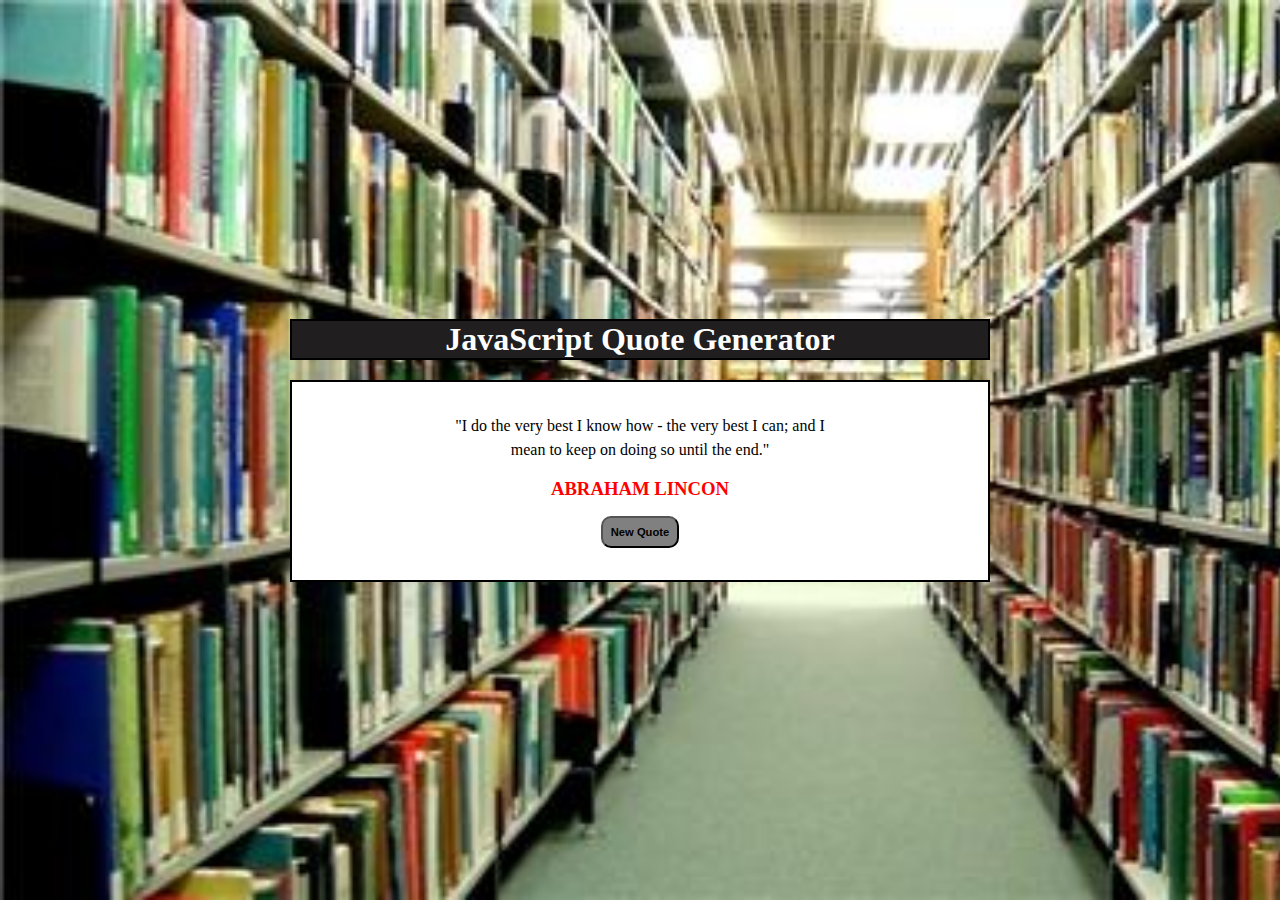
<file: P1- Quote Generator/index.html>
<!DOCTYPE html>
<html lang="en">
<head>
    <meta charset="UTF-8">
    <meta http-equiv="X-UA-Compatible" content="IE=edge">
    <meta name="viewport" content="width=device-width, initial-scale=1.0">
    <link rel="stylesheet" href="style.css">
    <title>Quote Generator</title>
</head>
<body>
    <div class="container">
        <div class="heading-section">
            <h1 class="heading">JavaScript Quote Generator</h1>
        </div>
        <div class="quote-section">
            <p class="quote">"I do the very best I know how - the very best I can; and I mean to keep on doing so until the end."</p>
            <h3 class="author">ABRAHAM LINCON</h3>
            <button class="btn">New Quote</button>
        </div>
    </div>

    <!-- JavaScript File -->
    <script src="script.js"></script>
</body>
</html>
</file>
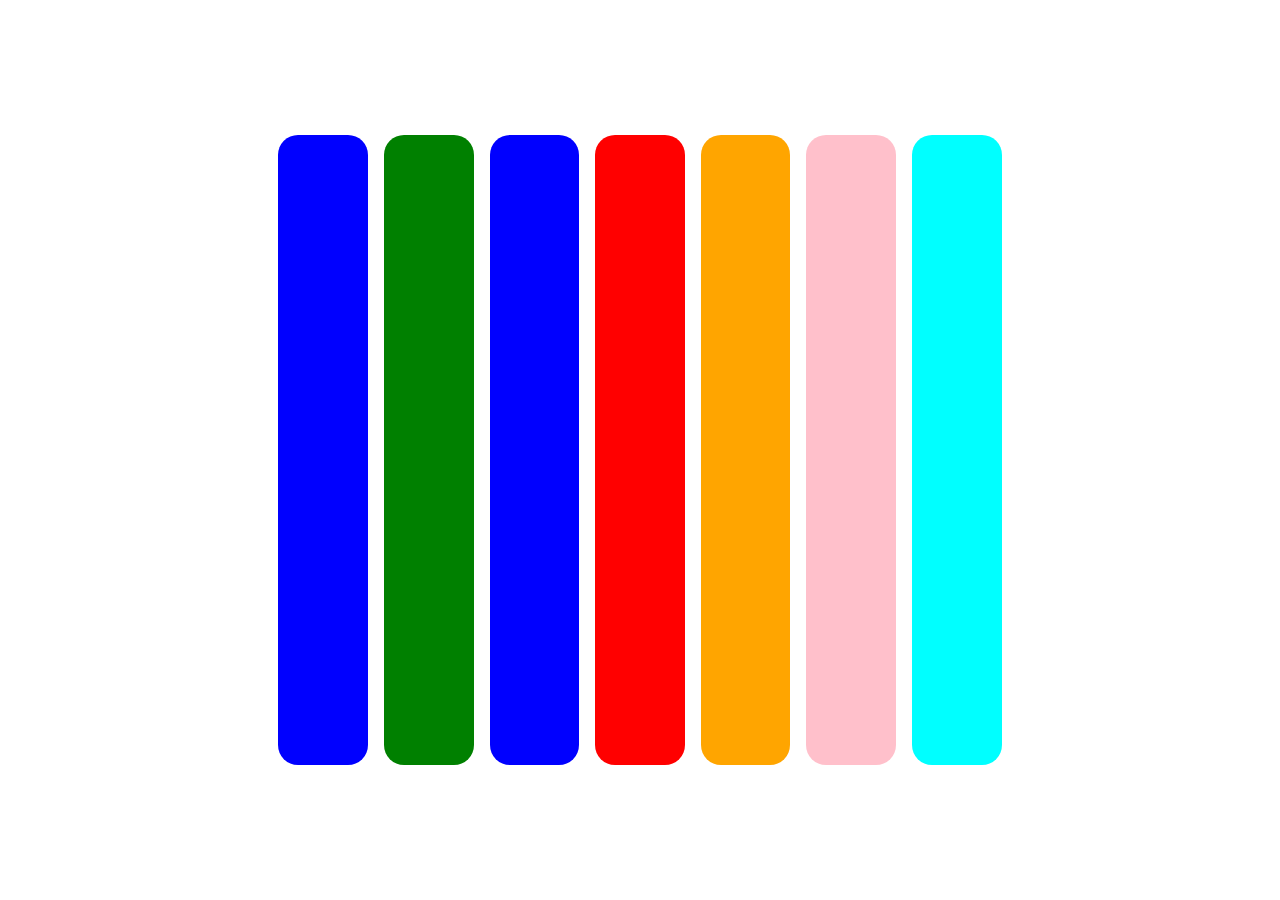
<file: P10- Expandable and collapsible elements/index.html>
<!DOCTYPE html>
<html lang="en">
<head>
    <meta charset="UTF-8">
    <meta http-equiv="X-UA-Compatible" content="IE=edge">
    <meta name="viewport" content="width=device-width, initial-scale=1.0">
    <link rel="stylesheet" type="text/css" href="style.css">
    <title>Expandable and collapsible elements</title>
</head>
<body>
    <section class="parent">
        <div class="cards" id="blue"></div>
        <div class="cards" id="green"></div>
        <div class="cards" id="yellow"></div>
        <div class="cards" id="red"></div>
        <div class="cards" id="orange"></div>
        <div class="cards" id="pink"></div>
        <div class="cards" id="cyan"></div>
    </section>


    <!-- script links -->
    <script src="script.js"></script>
</body>
</html>
</file>
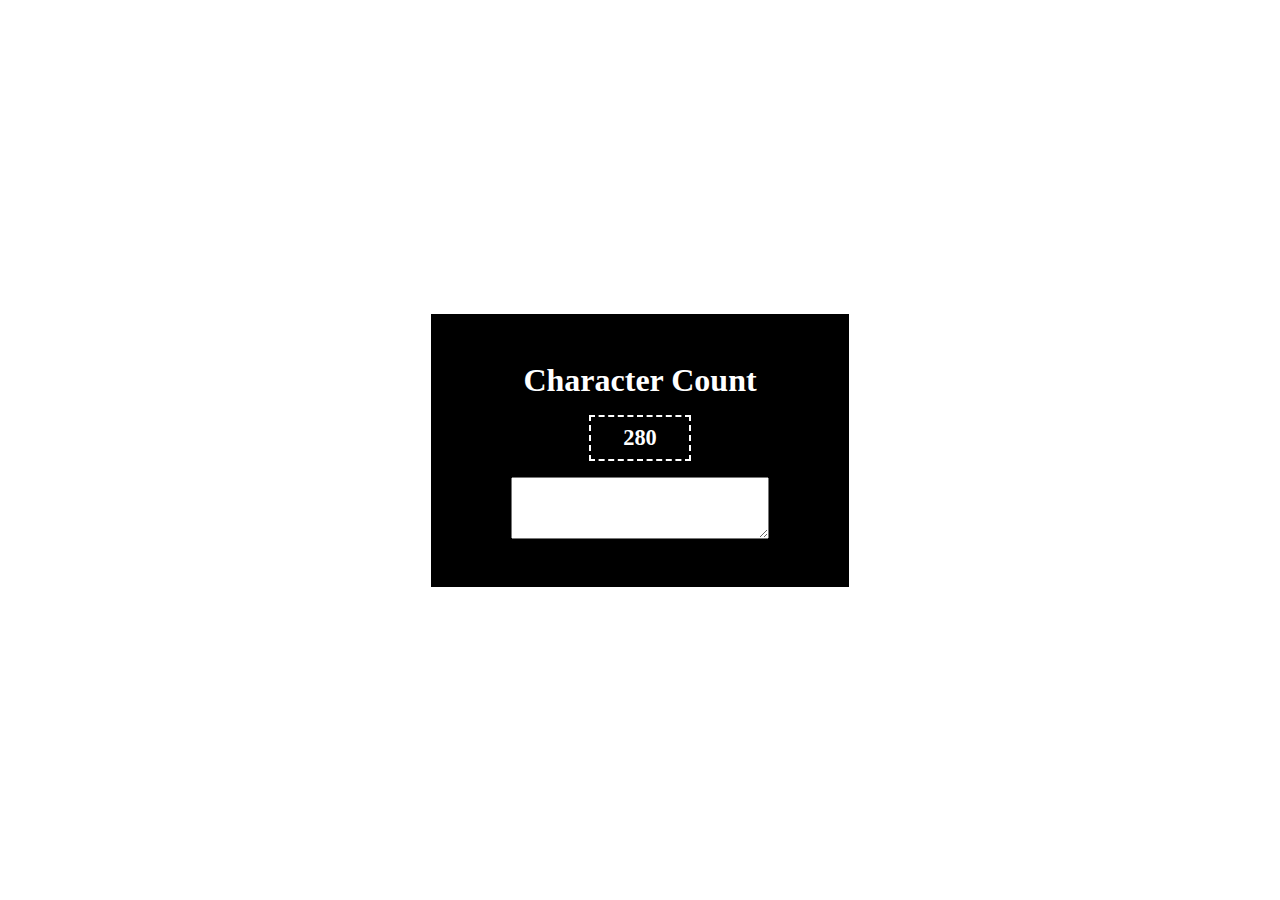
<file: P11- Character Count Down/index.html>
<!DOCTYPE html>
<html lang="en">
<head>
    <meta charset="UTF-8">
    <meta http-equiv="X-UA-Compatible" content="IE=edge">
    <meta name="viewport" content="width=device-width, initial-scale=1.0">
    <link rel="stylesheet" type="text/css" href="style.css">
    <title>Character Count Down</title>
</head>
<body>
    <div class="parent">
        <h4>Character Count</h4>
        <span class="result"></span>
        <textarea class="input" id="" cols="30" rows="4"></textarea>
    </div>


    <script src="script.js"></script>
</body>
</html>
</file>
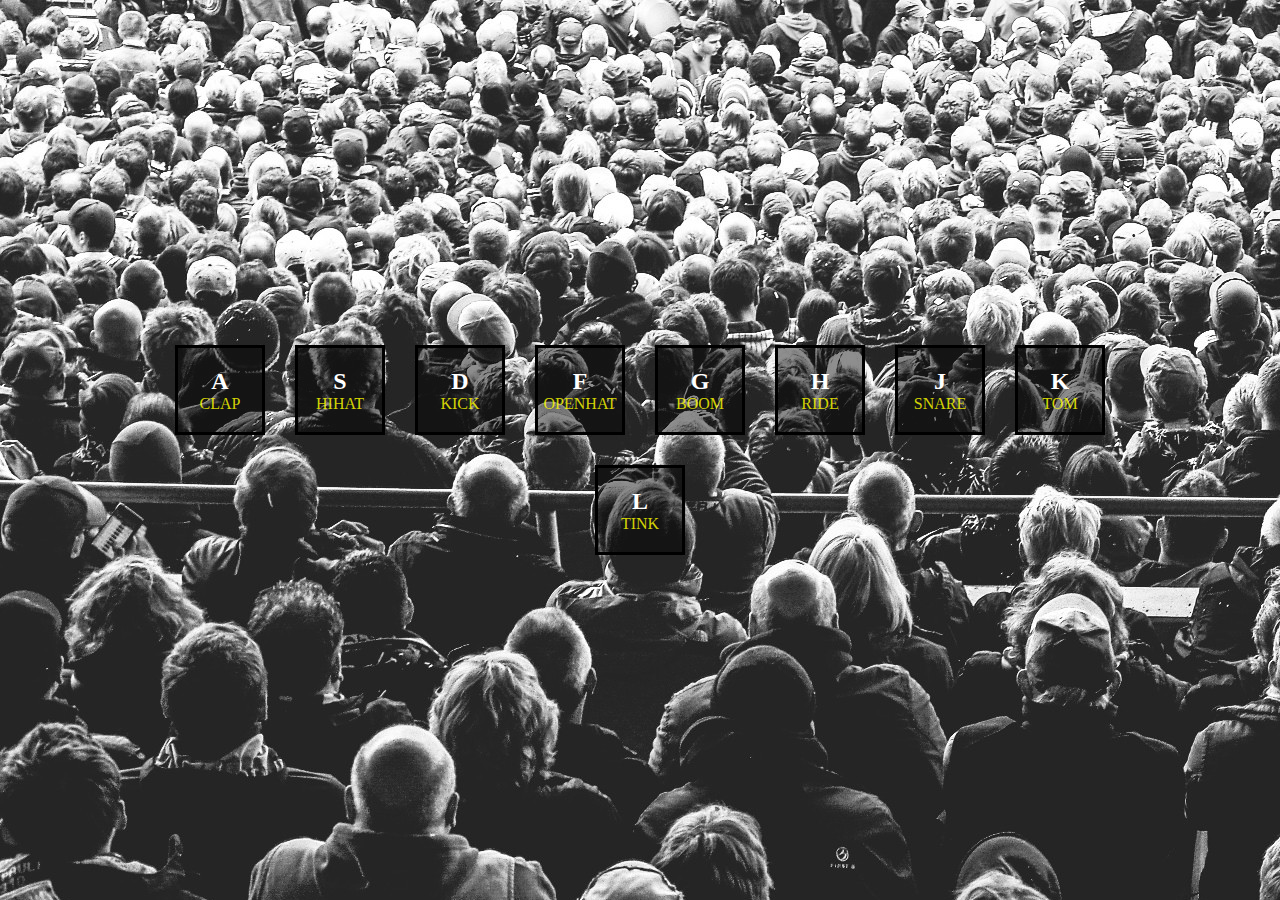
<file: P12- Drum Kit/index.html>
<!DOCTYPE html>
<html lang="en">
<head>
    <meta charset="UTF-8">
    <meta http-equiv="X-UA-Compatible" content="IE=edge">
    <meta name="viewport" content="width=device-width, initial-scale=1.0">
    <title>Drum Kit</title>
    <link rel="stylesheet" href="style.css">
</head>
<body>
    
    <div class="main-div">
        <div class="div" data-key="65">
            <h2 class="heading">A</h2>
            <span>CLAP</span>
        </div>
        <div class="div" data-key="83">
            <h2 class="heading">S</h2>
            <span>HIHAT</span>
        </div>
        <div class="div" data-key="68">
            <h2 class="heading">D</h2>
            <span>KICK</span>
        </div>
        <div class="div" data-key="70">
            <h2 class="heading">F</h2>
            <span>OPENHAT</span>
        </div>
        <div class="div" data-key="71">
            <h2 class="heading">G</h2>
            <span>BOOM</span>
        </div>
        <div class="div" data-key="72">
            <h2 class="heading">H</h2>
            <span>RIDE</span>
        </div>
        <div class="div" data-key="74">
            <h2 class="heading">J</h2>
            <span>SNARE</span>
        </div>
        <div class="div" data-key="75">
            <h2 class="heading">K</h2>
            <span>TOM</span>
        </div>
        <div class="div" data-key="76">
            <h2 class="heading">L</h2>
            <span>TINK</span>
        </div>
    </div>

    <audio data-key="65" src="drum sounds/clap.wav"></audio>
    <audio data-key="83" src="drum sounds/hihat.wav"></audio>
    <audio data-key="68" src="drum sounds/kick.wav"></audio>
    <audio data-key="70" src="drum sounds/openhat.wav"></audio>
    <audio data-key="71" src="drum sounds/boom.wav"></audio>
    <audio data-key="72" src="drum sounds/ride.wav"></audio>
    <audio data-key="74" src="drum sounds/snare.wav"></audio>
    <audio data-key="75" src="drum sounds/tom.wav"></audio>
    <audio data-key="76" src="drum sounds/tink.wav"></audio>

    <script src="script.js"></script>
</body>
</html>
</file>
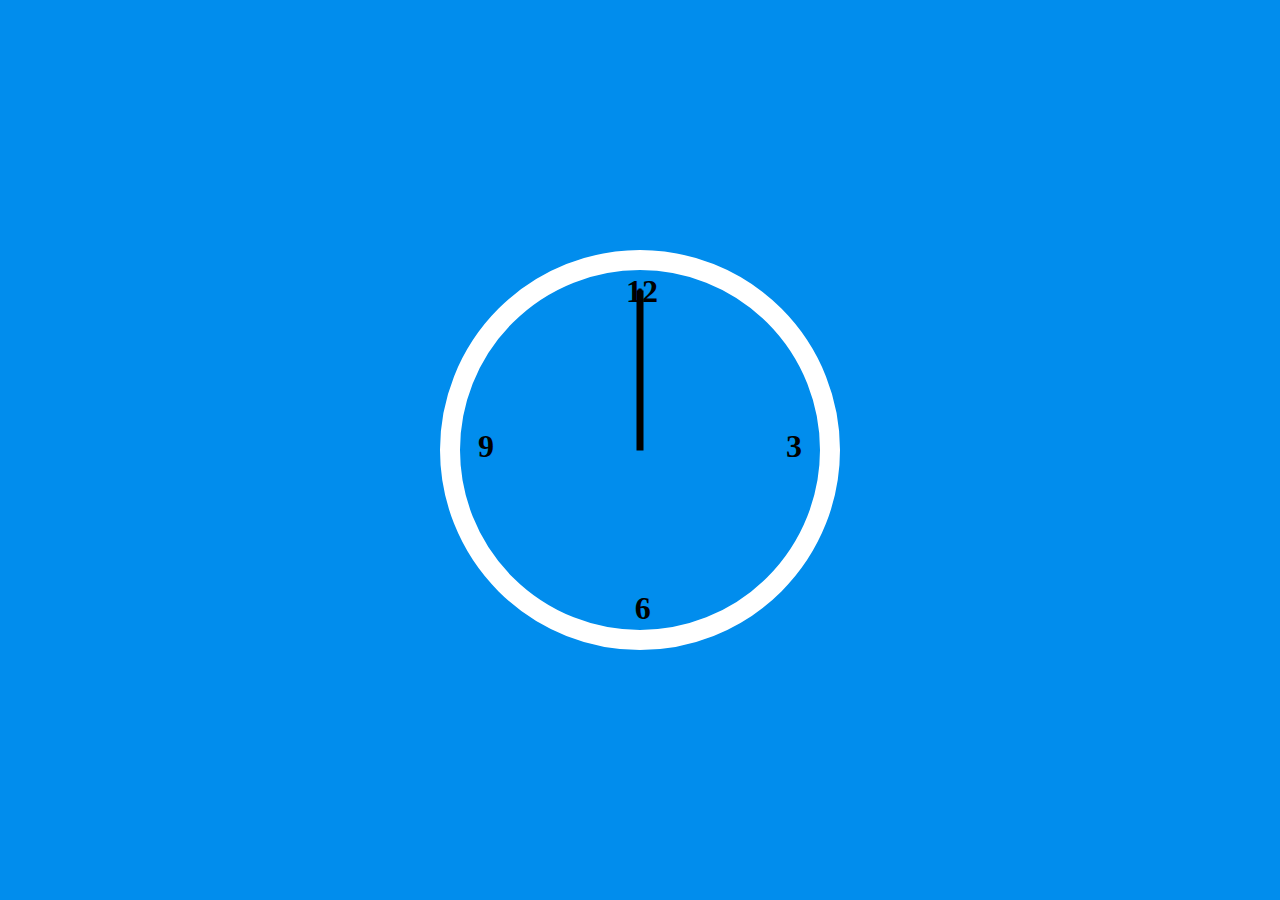
<file: P13- Clock/index.html>
<!DOCTYPE html>
<html lang="en">
<head>
    <meta charset="UTF-8">
    <meta http-equiv="X-UA-Compatible" content="IE=edge">
    <meta name="viewport" content="width=device-width, initial-scale=1.0">
    <title>Clock</title>
    <link rel="stylesheet" href="style.css">
</head>
<body>
    <div class="clock">
        <div class="clock-face">
            <div class="hand hour-hand"></div>
            <div class="hand min-hand"></div>
            <div class="hand second-hand"></div>
        </div>
        <h1 class="twelve">12</h1>
        <h1 class="three">3</h1>
        <h1 class="six">6</h1>
        <h1 class="nine">9</h1>
    </div>

    <script src="script.js"></script>
</body>
</html>
</file>
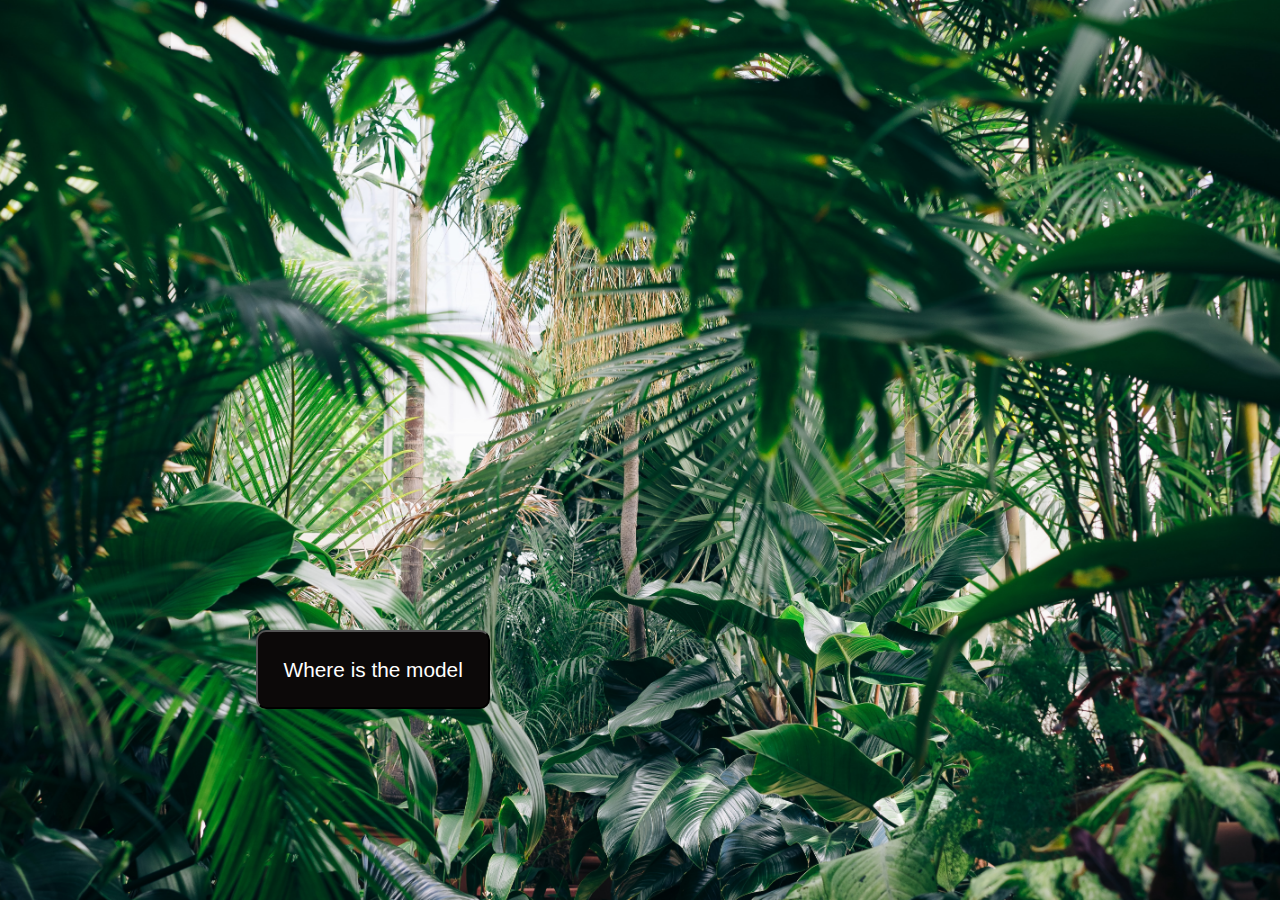
<file: P2- Where is the model/index.html>
<!DOCTYPE html>
<html lang="en">
<head>
    <meta charset="UTF-8">
    <meta http-equiv="X-UA-Compatible" content="IE=edge">
    <meta name="viewport" content="width=device-width, initial-scale=1.0">
    <title>Where is the model</title>
    <!-- style sheet -->
    <link rel="stylesheet" href="style.css"><link>
</head>
<body>
    <button class="btn">Where is the model</button>

    
    <div class="model-container">
        <div class="container">
            <p>I am here!</p>
            <span>&times;</span>
        </div>
    </div>


    <!-- script link -->
    <script src="script.js"></script>
</body>
</html>
</file>
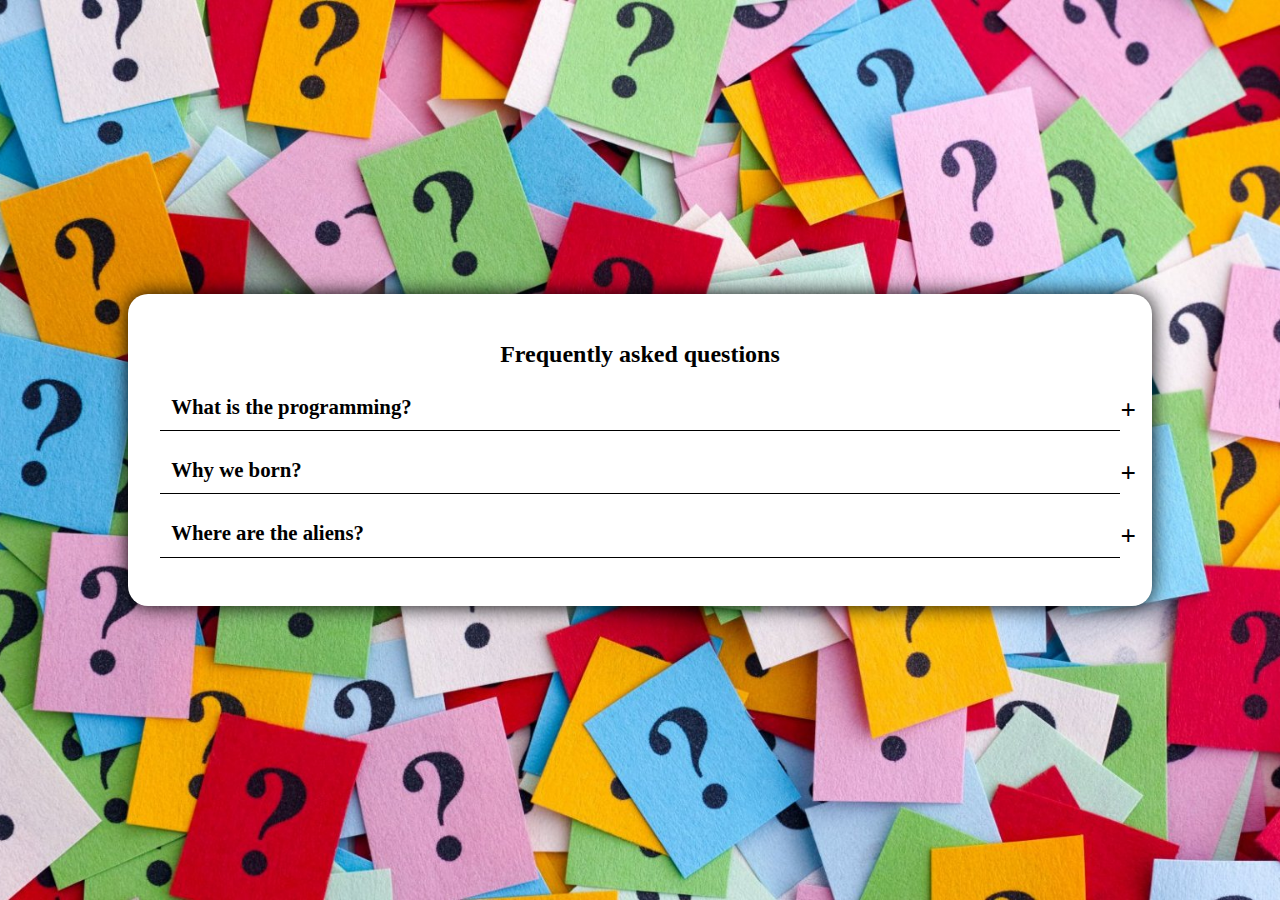
<file: P3- Accordion/index.html>
<!DOCTYPE html>
<html lang="en">
<head>
    <meta charset="UTF-8">
    <meta http-equiv="X-UA-Compatible" content="IE=edge">
    <meta name="viewport" content="width=device-width, initial-scale=1.0">
    <!-- CSS is linked here -->
    <link rel="stylesheet" href="style.css">
    <title>Accordion</title>
</head>
<body>
    <div class="accordion">
        <h2 class="accordion-heading">Frequently asked questions</h2>
        <div class="accordion-qna">
            <h3 class="question">What is the programming?</h3>
            <p class="answer">Lorem ipsum dolor sit, amet consectetur adipisicing elit. Iusto adipisci libero quis est nostrum accusamus quaerat delectus sequi, laboriosam esse fugiat ipsum consequuntur! Nemo dolore illum deleniti libero consectetur hic!</p>
        </div>
        <div class="accordion-qna">
            <h3 class="question">Why we born?</h3>
            <p class="answer">Lorem ipsum dolor sit, amet consectetur adipisicing elit. Iusto adipisci libero quis est nostrum accusamus quaerat delectus sequi, laboriosam esse fugiat ipsum consequuntur! Nemo dolore illum deleniti libero consectetur hic!</p>
        </div>
        <div class="accordion-qna">
            <h3 class="question">Where are the aliens?</h3>
            <p class="answer">Lorem ipsum dolor sit, amet consectetur adipisicing elit. Iusto adipisci libero quis est nostrum accusamus quaerat delectus sequi, laboriosam esse fugiat ipsum consequuntur! Nemo dolore illum deleniti libero consectetur hic!</p>
        </div>
    </div>


    <!-- JS is linked here -->
    <script src="script.js"></script>
</body>
</html>
</file>
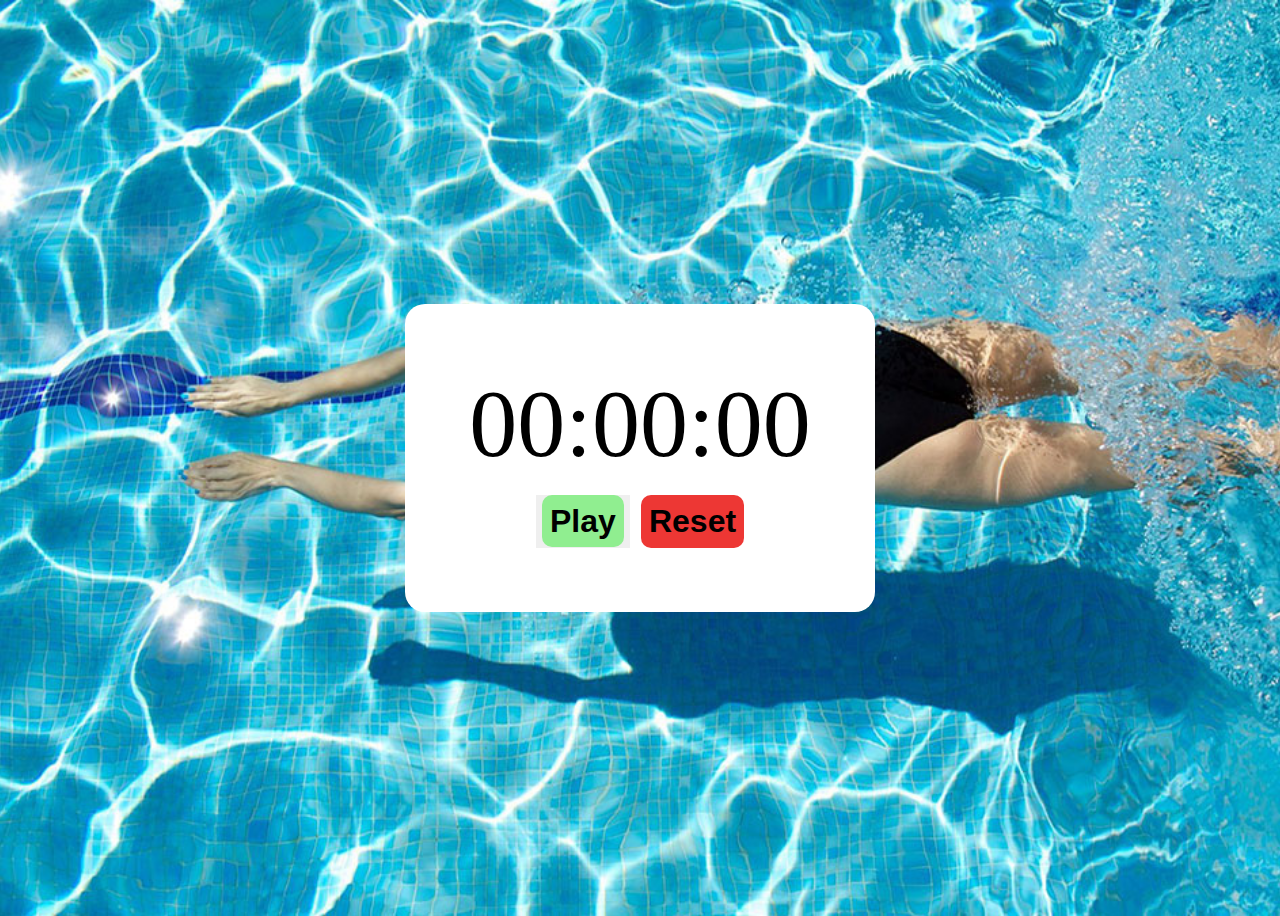
<file: P4- Timer/index.html>
<!DOCTYPE html>
<html lang="en">
<head>
    <meta charset="UTF-8">
    <meta http-equiv="X-UA-Compatible" content="IE=edge">
    <meta name="viewport" content="width=device-width, initial-scale=1.0">
    <!-- CSS Links -->
    <link rel="stylesheet" href="style.css"></link>
    
    <title>Timer</title>
</head>
<body>
    <div class="container">
        <div class="timer">
            00:00:00
        </div>
        <div class="buttons">
            <button id="startplay">
                <!-- <i class="fa-regular fa-circle-play"></i> -->
                <span id="play"> Play</span>
            </button>
            <button id="reset">
                <!-- <i class="fa-regular fa-circle-pause"></i> -->
                <span> Reset</span>
            </button>
        </div>
    </div>


    <!-- fontawesome links-->
    <!-- <script src="https://kit.fontawesome.com/7089a4f258.js" crossorigin="anonymous"></script> -->
    <script src="script.js"></script>
</body>
</html>
</file>
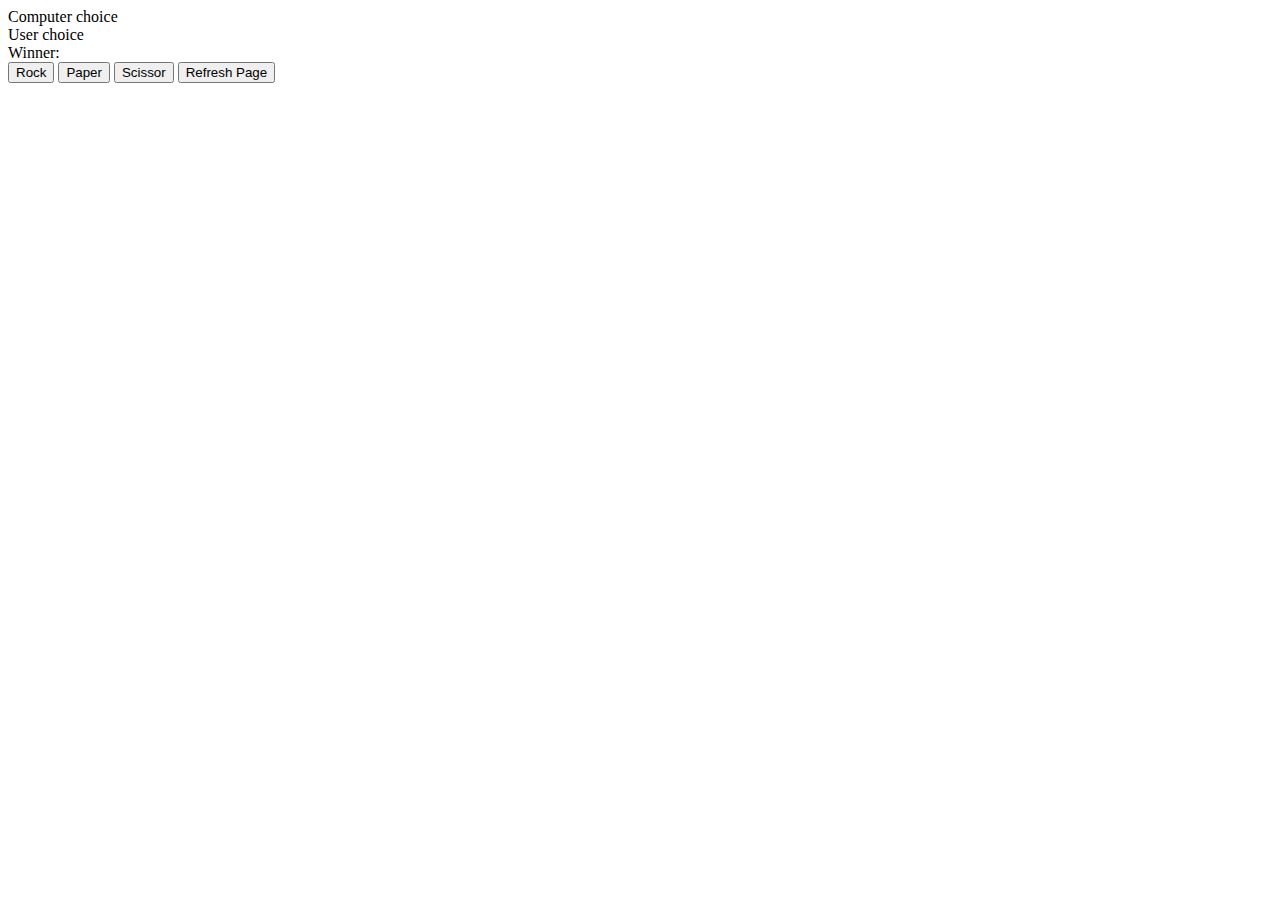
<file: P6- Rock Paper Scissor/index.html>
<!DOCTYPE html>
<html lang="en">
<head>
    <meta charset="UTF-8">
    <meta http-equiv="X-UA-Compatible" content="IE=edge">
    <meta name="viewport" content="width=device-width, initial-scale=1.0">
    <link rel="stylesheet" href="style.css">
    <title>Rock Paper Scissor</title>
</head>
<body>
    
    <div class="container">
        <div class="values">
            <label >Computer choice</label>
            <label class="label" id="comp-choice"></label>
            <!-- <input type="text" id="comp-choice"> -->
            <label >User choice</label>
            <label class="label" id="user-choice"></label>
            <!-- <input type="text" name="" id="user-choice"> -->
            <label >Winner:  </label>
            <label class="label" id="winner"></label>
            <!-- <input type="text" name="" id="ans"> -->
        </div>
        <div class="buttons">
            <button class="btn" id="rock">Rock</button>
            <button class="btn" id="paper">Paper</button>
            <button class="btn" id="scissor">Scissor</button>
            <button onClick="window.location.reload();">Refresh Page</button>
        </div>
    </div>



    <!-- script link -->
    <script src="script.js"></script>
</body>
</html>
</file>
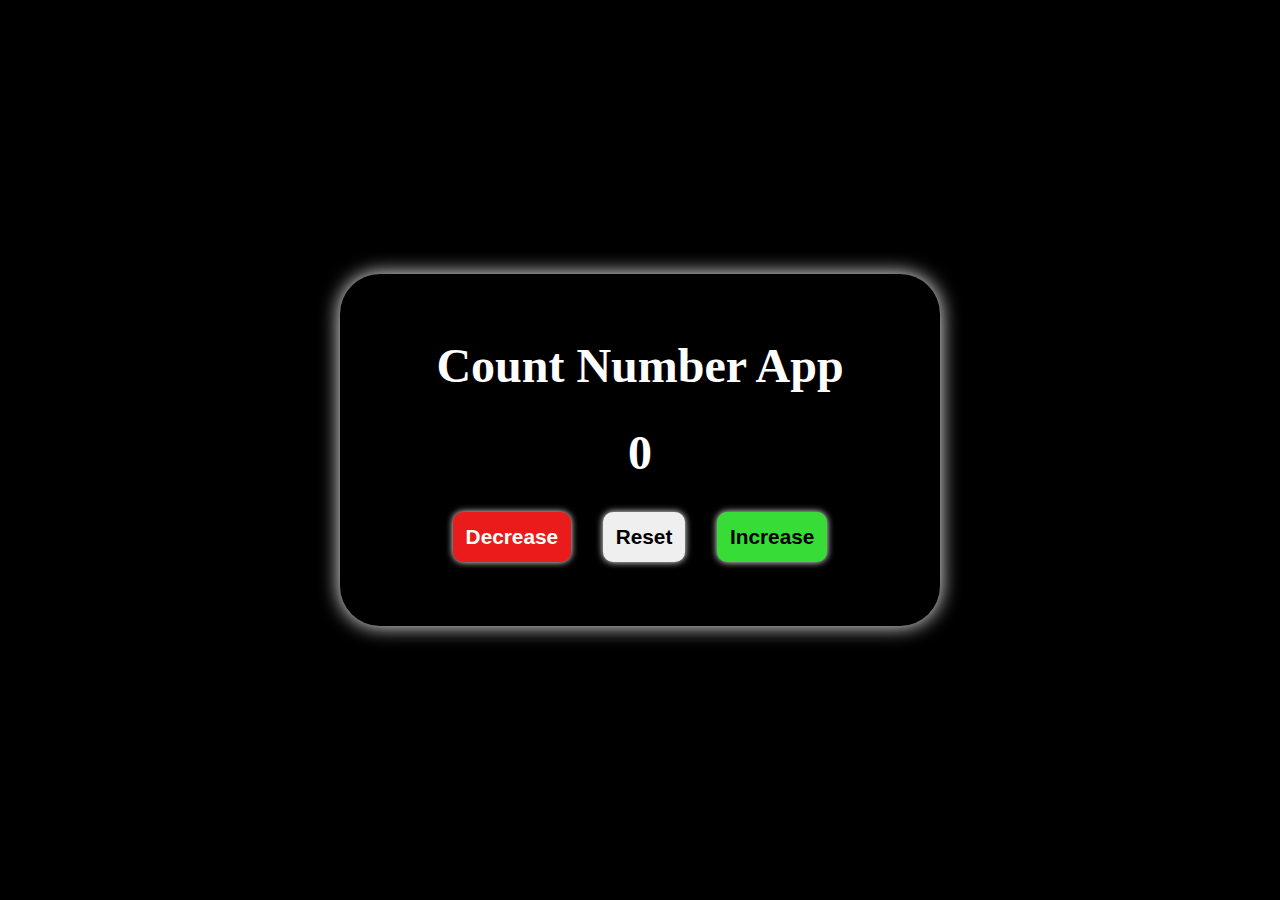
<file: P7- Count Number/index.html>
<!DOCTYPE html>
<html lang="en">
<head>
    <meta charset="UTF-8">
    <meta http-equiv="X-UA-Compatible" content="IE=edge">
    <meta name="viewport" content="width=device-width, initial-scale=1.0">
    <link rel="stylesheet" type="text/css" href="style.css">
    <title>Document</title>
</head>
<body>
    <div class="container">
        <h1>Count Number App</h1>
        <span id="number">0</span>
        <div class="buttons">
            <button id="decrease">Decrease</button>
            <button id="reset">Reset</button>
            <button id="increase">Increase</button>
        </div>
    </div>


    <script src="script.js"></script>
</body>
</html>
</file>
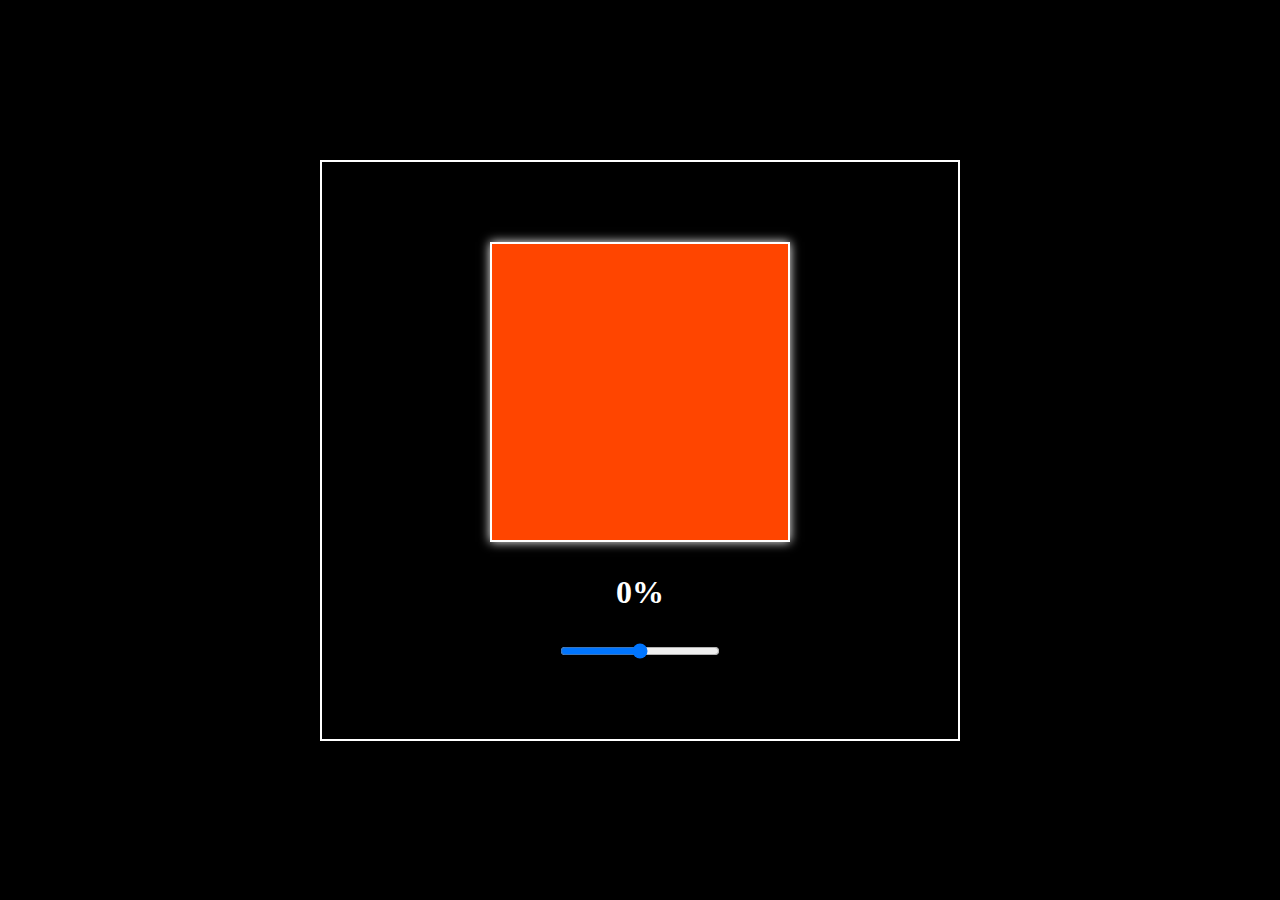
<file: P8- Border Radius Slider/index.html>
<!DOCTYPE html>
<html lang="en">
<head>
    <meta charset="UTF-8">
    <meta http-equiv="X-UA-Compatible" content="IE=edge">
    <meta name="viewport" content="width=device-width, initial-scale=1.0">
    <link rel="stylesheet" type="text/css" href="style.css">
    <title>Border Radius Slider</title>
</head>
<body>


    <div class="container">
        <div class="box">

        </div>
        <span class="result">0%</span>
        <input type="range" name="" min="0" max="100" id="slider">
    </div>

    <script src="script.js"></script>
</body>
</html>
</file>
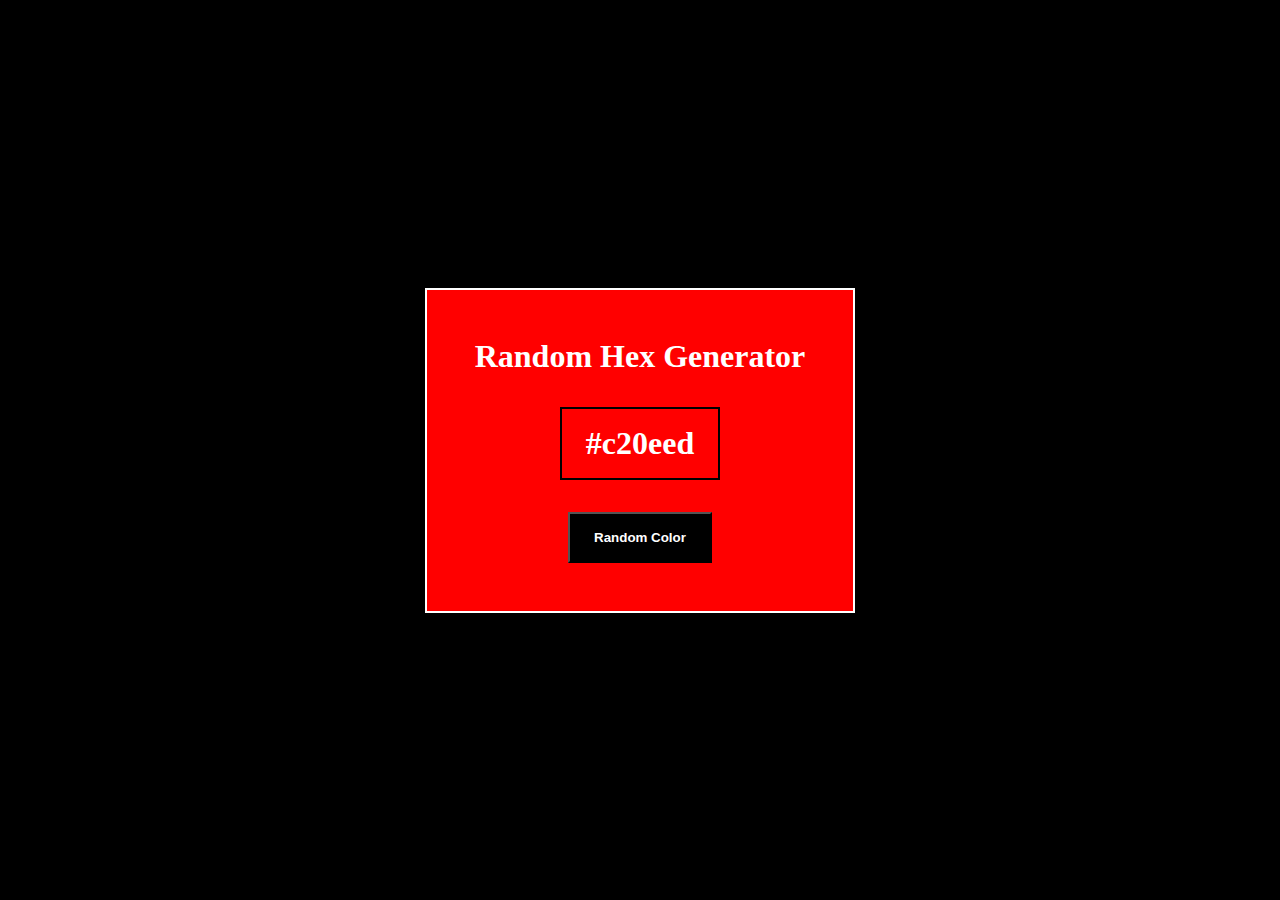
<file: P9- Random Hex Color Generator/index.html>
<!DOCTYPE html>
<html lang="en">
<head>
    <meta charset="UTF-8">
    <meta http-equiv="X-UA-Compatible" content="IE=edge">
    <meta name="viewport" content="width=device-width, initial-scale=1.0">
    <link rel="stylesheet" type="text/css" href="style.css">
    <title>Random Hex Code Generator</title>
</head>
<body>
    <div class="container">
        <h1>Random Hex Generator</h1>
        <div id="code">#c20eed</div>
        <button id="btn">Random Color</button>
    </div>


    <script src="script.js"></script>
</body>
</html>
</file>
<file: P1- Quote Generator/style.css>
*{
    margin: 0;
    padding: 0;
    box-sizing:border-box;
    font: "loto";
}

body{
    height: 100vh;
    background-image: url("library.jpg");
    background-repeat: no-repeat;
    background-size:cover;
    display: flex;
    flex-direction: column;
    justify-content: center;
    align-items: center;
    text-align: center;
}

.heading-section{
    border: 2px solid black;
    background-color: rgb(32, 30, 30);
    color: white;
}

.quote-section{
    border: 2px solid black;
    margin-top: 20px;
    padding: 2rem;
    background-color: white;
}

.quote{
    margin: auto;
    width: 60%;
    text-align: center;
    line-height: 1.5;
}
.author{
    margin-top: 1rem;
    color: red;
}
.btn{
    margin-top: 1rem;
    background-color: gray;
    padding: 0.5rem;
    font-size: 0.7rem;
    font-weight: 900;
    border-radius: 10px;
}
</file>
<file: P10- Expandable and collapsible elements/style.css>
* {
    margin: 0;
    padding: 0;
    box-sizing: border-box;
}

body{
    height: 100vh;
    display: flex;
    justify-content: center;
    align-items: center;
}
body .parent{
    display: flex;
    gap: 1rem;

}

.cards{
    height: 70vh;
    width: 7vw;
    border-radius: 20px;
    cursor: pointer;
    transition: all 0.5s ease-in;
    background-color: blue;
}
#blue{
    background-color: blue;
}
#green{
    background-color: green;
}
#yelloW{
    background-color: yellow;
}
#red{
    background-color: red;
}
#orange{
    background-color: orange;
}
#pink{
    background-color: pink;
}
#cyan{
    background-color: cyan;
}

.active{
    width: 30vw;
}
</file>
<file: P11- Character Count Down/style.css>
* {
    margin: 0;
    padding: 0;
    box-sizing: border-box;
}
body{
    height: 100vh;
    display: flex;
    justify-content: center;
    align-items: center;
}
.parent{
    background-color: black;
    color: white;
    display: flex;
    flex-direction: column;
    align-items: center;
    padding: 3rem 5rem;
    gap: 1rem;
}
h4{
    font-size: 2rem;
}
.result{
    border: 2px dashed white;
    padding: 0.5rem 2rem;
    font-size: 1.4rem;
    font-weight: 900;
}
</file>
<file: P12- Drum Kit/style.css>
*{
    padding: 0;
    margin: 0;
    box-sizing: border-box;
}

body{
    height: 100vh;
    background-image: url("background.jpg");
    display: flex;
    flex-direction: row;
    justify-content: center;
    align-items: center;
}

.main-div{
    width: 80vw;
    /* border: 5px solid red; */
    display: flex;
    flex-direction: row;
    flex-wrap: wrap;
    justify-content: center;
    gap: 30px;
}

.div{
    height: 90px;
    width: 90px;
    border: 3px solid black;
    background-color: rgba(0, 0, 0, 0.437);
    display: flex;
    flex-direction: column;
    justify-content: center;
    align-items: center;
    transition: all 0.07s ease;
}

.playing{
    transform: scale(1.1);
    border-color: #ffc600;
    box-shadow: 0 0 1rem #ffc600;
}

.heading{
    color: white;
}

span{
    color: rgba(255, 255, 0, 0.832);
}
</file>
<file: P13- Clock/style.css>
html{
    background: #018ded url(https://unsplash.it/1500/1000?image=881&blur=5);
    background-size: cover;
}

body{
    margin: 0;
    display: flex;
    flex: 1;
    min-height: 100vh;
    align-items: center;
}

.clock {
    width: 20rem;
    height: 20rem;
    padding: 20px;
    border: 20px solid white;
    border-radius: 50%;
    margin: 50px auto;
    position: relative;
}

.clock-face {
    position: relative;
    /* border: 1px solid green; */
    width: 100%;
    height: 100%;
    transform: translateY(-3px);
}

.hand{
    width: 50%;
    background: #000;
    position: absolute;
    top: 50%;
    transform-origin: 100%;
    transform: rotate(90deg);
    transition: all 0.05s;
    transition-timing-function: cubic-bezier(0.1, 2.7, 0.58, 1);
}

.hour-hand{
    height: 7px;
}

.min-hand{
    height: 5px;
}

.second-hand{
    height: 3px;
}

.twelve{
    position: absolute;
    top: -5%;
    right: 45%;
}

.three{
    position: absolute;
    top: 38%;
    right: 5%;
}

.six{
    position: absolute;
    bottom: -5%;
    right: 47%;
}

.nine{
    position: absolute;
    top: 38%;
    left: 5%;
}
</file>
<file: P2- Where is the model/style.css>
*{
    margin: 0;
    padding: 0;
    box-sizing: border-box;
    font-family: 'Lucida Sans', 'Lucida Sans Regular', 'Lucida Grande', 'Lucida Sans Unicode', Geneva, Verdana, sans-serif;
}

body{
    background: url("forest.jpg") no-repeat center center/ cover;
    height: 100vh;
}

.btn{
    position: absolute;
    top: 70%;
    left: 20%;
    font-size: 1.3rem;
    background-color: rgb(12, 9, 9);
    color: white;
    padding: 1.6rem;
    border-radius: 10px;
    transition: 0.3s;
}

.container{
    padding: 0.5rem;
    position: absolute;
    top: 50%;
    left: 50%;
    transform: translate(-50%,-50%);
    border: 2px solid black;
    background-color: white;
    display: flex;
    align-items: center;
    justify-content: space-between;
    animation-name: animateModel;
    animation-duration: 0.4s;

}
.container p{
    font-size: 1.5rem;
    padding: 0.6rem;
}
.container span{
    font-size: 1.7rem;
    font-weight: 900;
}
.container span:hover{
    color: red;
    cursor: pointer;
}

.model-container{
    display: none;
    position: fixed;
    top: 0;
    left: 0;
    width: 100%;
    height: 100%;
}

@keyframes animateModel {
    from{
        top: -300px;
        opacity: 0;
    }
    to{
        top: 50%;
        opacity: 1;
    }
}
</file>
<file: P3- Accordion/style.css>
*{
    margin: 0;
    padding: 0;
    box-sizing: border-box;
}

body{
    background: url("questions.jpg") no-repeat center center/cover;
    height: 100vh;
    display: flex;
    justify-content: center;
    align-items: center;
    /* text-align: center; */
}

.accordion{
    width: 80%;
    background-color: white;
    padding: 2rem;
    border-radius: 20px;
    box-shadow: 0 0 20px;
}

.accordion .accordion-heading{
    text-align: center;
    margin: 15px 0;
}

.accordion .accordion-qna .question{
    padding: .7rem; 
    font-size: 1.3rem;
    border-bottom: 1px solid black;
    transition: .4s;
}

.accordion .accordion-qna .question::after{
    content: '+';
    position: absolute;
    right: 9rem;
    font-size: 1.7rem;
    font-weight: 600;
}

.accordion .accordion-qna .answer{
    margin-top: 1rem;
    padding: 0 .7rem;
    width: 100%;
    height: 0;
    overflow: hidden;
    transition: .4s;
}
.accordion .accordion-qna.active .answer{
    height: 4.5rem;
}

.accordion .accordion-qna.active .question::after{
    content: '-';
    font-size: 1.7rem;
    font-weight: 600;
    transform: .6s;
}

.accordion .accordion-qna.active .question{
    /* padding: .7rem;  */
    font-size: 1.1rem;
    transition: .4s;
}
</file>
<file: P4- Timer/style.css>
/* * {
    margin: 0;
    padding: 0;
    box-sizing: border-box;
} */

body{
    height: 100vh;
    background: url("swimming.jpg") no-repeat center center/cover;
    /* background-image: url("swimming.jpg");
    background-repeat: no-repeat;
    background-size: 200%; */
    display: flex;
    justify-content: center;
    align-items: center;
}

.container{
    /* width: 60%; */
    text-align: center;
    color: black;
    background-color: white;
    padding: 4rem;
    border-radius: 20px;
}
.timer{
    width: 100%;
    font-size: 6rem;
    font-weight: 500;
}
.buttons{
    margin-top: 1rem;
    display: flex;
    justify-content: center;
    gap: 0.7rem;
}
button{
    border: none;
}
#play{
    background-color: lightgreen;
    padding: 0.5rem;
    font-size: 2rem;
    font-weight: 700;
    border-radius: 10px;
}
#pause{
    background-color: rgb(237, 197, 52);
    padding: 0.5rem;
    font-size: 2rem;
    font-weight: 700;
    border-radius: 10px;
}
#reset{
    background-color: rgb(237, 55, 52);
    padding: 0.5rem;
    font-size: 2rem;
    font-weight: 700;
    border-radius: 10px;
}
</file>
<file: P6- Rock Paper Scissor/style.css>
.values{
    display: flex;
    flex-direction: column;
}

.label{
    font-size: 2rem;
}
</file>
<file: P7- Count Number/style.css>
* {
    margin: 0;
    padding: 0;
    box-sizing: border-box;
}

body{
    height: 100vh;
    background-color: black;
    color: white;
    display: flex;
    justify-content: center;
    align-items: center;
}

.container{
    width: 600px;
    /* height: 500px; */
    padding: 4rem;
    display: flex;
    flex-direction: column;
    border-radius: 40px;
    box-shadow: 0 0 20px white;
    align-items: center;
    gap: 2rem;
}

.container h1,span{
    font-size: 3rem;
    font-weight: 900;
}

.container .buttons{
    display: flex;
    gap: 2rem;
}
.container .buttons button{
    font-size: 1.3rem;
    font-weight: 700;
    padding: 0.8rem;
    border-radius: 10px;
    border: none;
    box-shadow: 0 0 7px white; 
}

.container .buttons #decrease{
    background-color: rgb(233, 27, 27);
    color: white;
}
.container .buttons #increase{
    background-color: rgb(55, 220, 55);
}
</file>
<file: P8- Border Radius Slider/style.css>
* {
    margin: 0;
    padding: 0;
    box-sizing: border-box;
}

body{
    height: 100vh;
    background-color: black;
    color: white;
    display: flex;
    justify-content: center;
    align-items: center;
}
.container{
    padding: 5rem;
    width: 50%;
    border: 2px solid white;
    display: flex;
    flex-direction: column;
    gap: 2rem;
    align-items: center;
}
.container .box{
    width: 300px;
    height: 300px;
    border: 2px solid white;
    background-color: orangered;
    box-shadow: 0 0 10px white;
}
.container span{
    font-size: 2rem;
    font-weight: 900;
}
input{
    width: 10rem;
}
</file>
<file: P9- Random Hex Color Generator/style.css>
* {
    margin: 0;
    padding: 0;
    box-sizing: border-box;
}

body{
    height: 100vh;
    background-color: black;
    color: white;
    display: flex;
    justify-content: center;
    align-items: center;
}

.container{
    border: 2px solid white;
    background-color: red;
    padding: 3rem;
    display: flex;
    flex-direction: column;
    align-items: center;
    gap: 2rem;
}
.container #code{
    border: 2px solid black;
    padding: 1rem 1.5rem;
    font-size: 2rem;
    font-weight: 900;
}
.container #btn{
    background-color: black;
    color: white;
    padding: 1rem 1.5rem;
    font-weight: 900;
}
</file>
